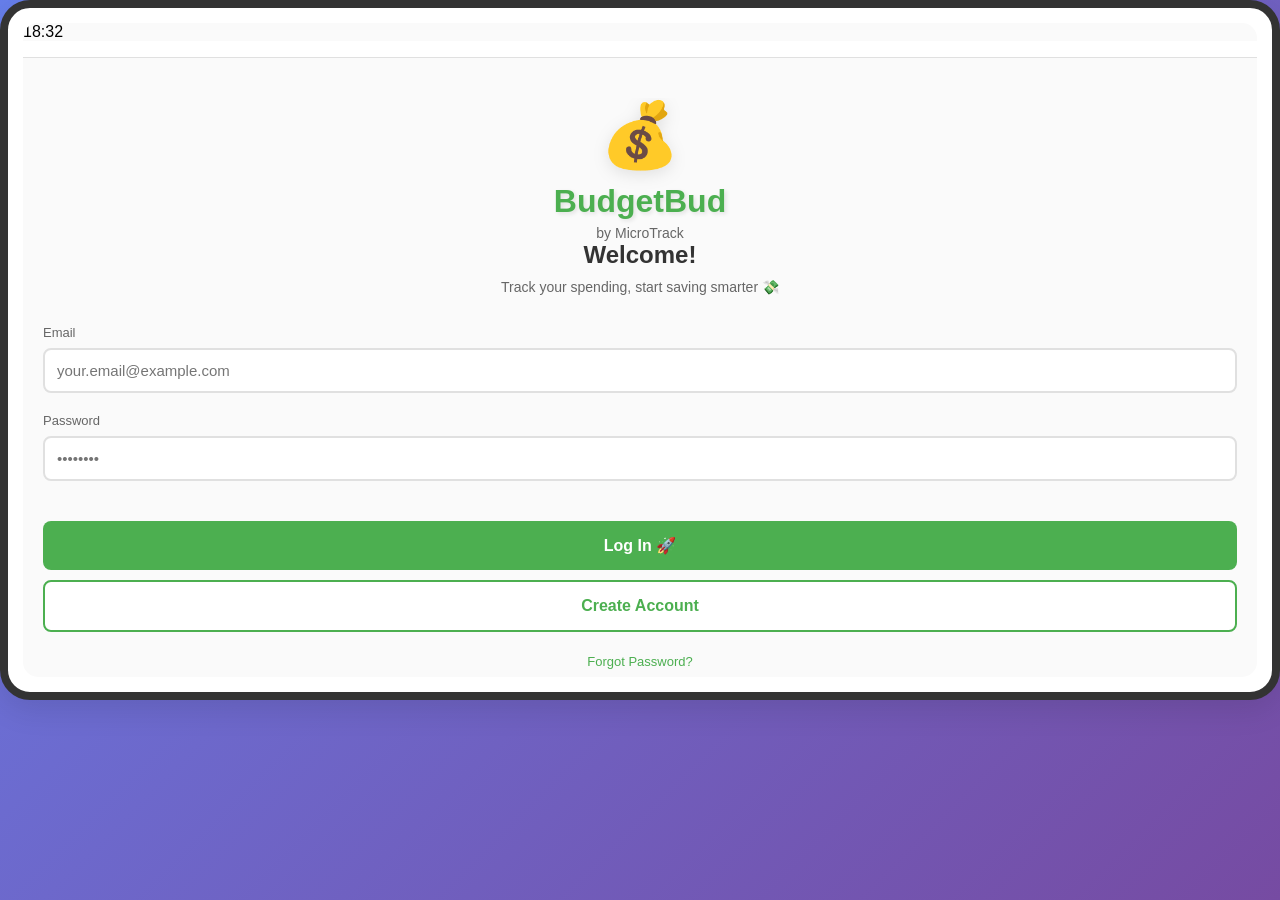
<file: sprint2/FinalDevFolder/public/index.html>
<!DOCTYPE html>
<html lang="en">
<head>
    <meta charset="UTF-8">
    <meta name="viewport" content="width=device-width, initial-scale=1.0">
    <title>BudgetBud - Login</title>
    <link rel="stylesheet" href="appstyles.css">
    <script type="text/javascript">
        window.addEventListener('load',function(){function loadHeyy(){window.heyySettings={widgetId:"pllhkLtTB3weRcr2",baseUrl:"https://live-chat.heyy.io"};var s=document.createElement('script');s.type='text/javascript';s.async=true;s.src='https://assets.heyy.io/live-chat/live-chat.js';document.head.appendChild(s);}if('requestIdleCallback'in window){requestIdleCallback(loadHeyy);}else{setTimeout(loadHeyy,3000);}});
        </script>
</head>
<body class="auth-page">
    <div class="confetti" id="confetti"></div>
    
    <div class="container">
        <div class="phone-frame">
            <div class="screen">
                <span id="currentTime"></span>
                <div class="status-bar">
                </div>
                
                <div class="content" style="padding-top: 40px;">
                    <div class="logo-container">
                        <div class="logo">💰</div>
                        <div class="app-name">BudgetBud</div>
                        <div class="tagline">by MicroTrack</div>
                    </div>
                    
                    <div class="welcome-text">
                        <h2>Welcome!</h2>
                        <p>Track your spending, start saving smarter 💸</p>
                    </div>
                    
                    <form id="loginForm">
                        <div class="form-group">
                            <label class="form-label">Email</label>
                            <input type="email" class="form-input" id="email" placeholder="your.email@example.com" required>
                        </div>
                        
                        <div class="form-group">
                            <label class="form-label">Password</label>
                            <input type="password" class="form-input" id="password" placeholder="••••••••" required>
                        </div>
                        
                        <button type="submit" class="btn-primary" style="margin-top: 20px;">
                            Log In 🚀
                        </button>
                        
                        <button type="button" class="btn-secondary" onclick="window.location.href='createaccount.html'">
                            Create Account
                        </button>
                        
                        <div style="text-align: center; margin-top: 20px;">
                            <a href="passreset.html" style="color: #4CAF50; text-decoration: none; font-size: 13px;">
                                Forgot Password?
                            </a>
                        </div>
                    </form>
                </div>
            </div>
        </div>
    </div>
    
    <script>
        const API_URL = "https://microtrack-production.up.railway.app";
        // Update time
        function updateTime() {
            const now = new Date();
            const hours = now.getHours();
            const minutes = now.getMinutes().toString().padStart(2, '0');
            document.getElementById('currentTime').textContent = `${hours}:${minutes}`;
        }
        updateTime();
        setInterval(updateTime, 60000);
    
        // Confetti animation
        function createConfetti() {
            const confetti = document.getElementById('confetti');
            const symbols = ['$', '💰', '💵', '💸', '💲', '💴', '💶', '💷'];
            const colors = ['#4CAF50', '#81C784', '#66BB6A', '#FFD700', '#FFC107'];
    
            setInterval(() => {
                const dollar = document.createElement('div');
                dollar.className = 'dollar';
                const symbol = symbols[Math.floor(Math.random() * symbols.length)];
                dollar.textContent = symbol;
                dollar.style.left = Math.random() * 100 + '%';
                dollar.style.animationDuration = (Math.random() * 3 + 3) + 's';
                dollar.style.fontSize = (Math.random() * 20 + 20) + 'px';
    
                if (symbol === '$') {
                    dollar.style.color = colors[Math.floor(Math.random() * colors.length)];
                }
    
                confetti.appendChild(dollar);
                setTimeout(() => dollar.remove(), 6000);
            }, 400);
        }
        createConfetti();
    
        // Confetti burst
        function confettiBurst() {
            const confetti = document.getElementById('confetti');
            const symbols = ['💰', '💵', '💸', '💲'];
    
            for (let i = 0; i < 40; i++) {
                setTimeout(() => {
                    const dollar = document.createElement('div');
                    dollar.className = 'dollar';
                    dollar.textContent = symbols[Math.floor(Math.random() * symbols.length)];
                    dollar.style.left = Math.random() * 100 + '%';
                    dollar.style.animationDuration = '2s';
                    dollar.style.fontSize = (Math.random() * 16 + 24) + 'px';
                    confetti.appendChild(dollar);
                    setTimeout(() => dollar.remove(), 2000);
                }, i * 40);
            }
        }
    
        // Handle login form submission
        document.getElementById('loginForm').addEventListener('submit', async function(e) {
            e.preventDefault();

            const email = document.getElementById('email').value.toLowerCase().trim();
            const password = document.getElementById('password').value;

            try {
                const response = await fetch(`${API_URL}/api/login`, {
                    method: 'POST',
                    headers: { 'Content-Type': 'application/json' },
                    body: JSON.stringify({ email, password })
                });

                const data = await response.json();

                if (response.ok && data.success) {
                    // Successful login
                    localStorage.setItem('userEmail', email);
                    localStorage.setItem('userName', data.username);
                    localStorage.setItem('userId', data.userId); 
                    localStorage.setItem('isLoggedIn', 'true');

                    confettiBurst();
                    const btn = document.querySelector('.btn-primary');
                    btn.textContent = 'Success! 🎉';
                    btn.style.background = '#4CAF50';

                    setTimeout(() => {
                        window.location.href = 'home.html'; 
                    }, 1500);
                } else {
                    alert(`❌ ${data.error}`);
                }
            } catch (err) {
                alert('❌ Server error: ' + err.message);
            }
        });
    
        // Confetti on email field focus
        document.getElementById('email').addEventListener('focus', confettiBurst);
    </script>
</body>
</html>
</file>
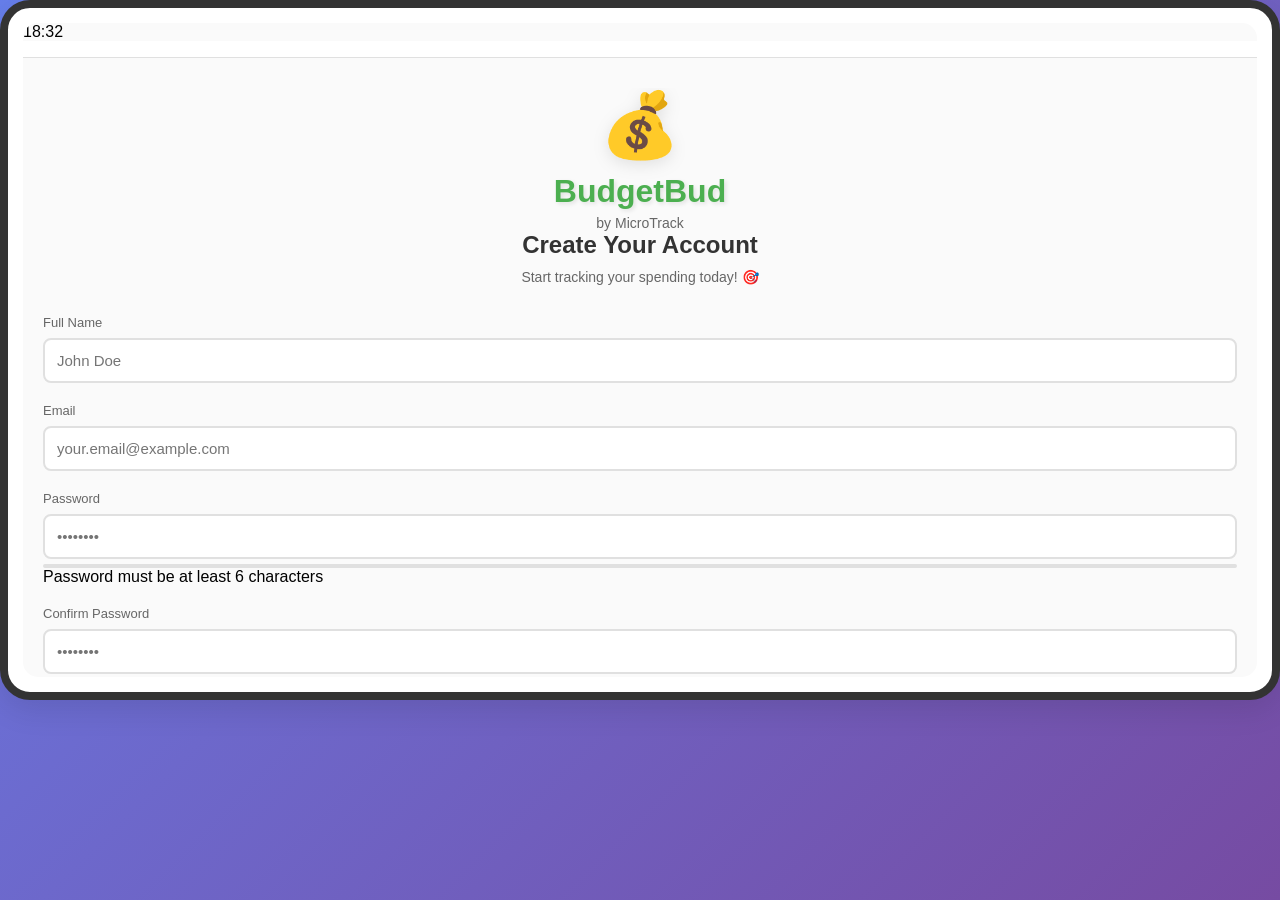
<file: sprint2/FinalDevFolder/public/createaccount.html>
<!DOCTYPE html>
<html lang="en">
<head>
    <meta charset="UTF-8">
    <meta name="viewport" content="width=device-width, initial-scale=1.0">
    <title>BudgetBud - Create Account</title>
    <link rel="stylesheet" href="appstyles.css">
    <script type="text/javascript">
        window.addEventListener('load',function(){function loadHeyy(){window.heyySettings={widgetId:"pllhkLtTB3weRcr2",baseUrl:"https://live-chat.heyy.io"};var s=document.createElement('script');s.type='text/javascript';s.async=true;s.src='https://assets.heyy.io/live-chat/live-chat.js';document.head.appendChild(s);}if('requestIdleCallback'in window){requestIdleCallback(loadHeyy);}else{setTimeout(loadHeyy,3000);}});
        </script>
</head>
<body class="auth-page">
    <div class="confetti" id="confetti"></div>
    
    <div class="container">
        <div class="phone-frame">
            <div class="screen">
                <span id="currentTime"></span>
                <div class="status-bar">
                </div>
                
                <div class="content" style="padding-top: 30px;">
                    <div class="logo-container">
                        <div class="logo">💰</div>
                        <div class="app-name">BudgetBud</div>
                        <div class="tagline">by MicroTrack</div>
                    </div>
                    
                    <div class="welcome-text">
                        <h2>Create Your Account</h2>
                        <p>Start tracking your spending today! 🎯</p>
                    </div>
                    
                    <form id="signupForm">
                        <div class="form-group">
                            <label class="form-label">Full Name</label>
                            <input type="text" class="form-input" id="fullName" placeholder="John Doe" required>
                        </div>
                        
                        <div class="form-group">
                            <label class="form-label">Email</label>
                            <input type="email" class="form-input" id="email" placeholder="your.email@example.com" required>
                        </div>
                        
                        <div class="form-group">
                            <label class="form-label">Password</label>
                            <input type="password" class="form-input" id="password" placeholder="••••••••" required minlength="6">
                            <div class="password-strength">
                                <div class="password-strength-bar" id="strengthBar"></div>
                            </div>
                            <div class="password-hint" id="strengthText">Password must be at least 6 characters</div>
                        </div>
                        
                        <div class="form-group">
                            <label class="form-label">Confirm Password</label>
                            <input type="password" class="form-input" id="confirmPassword" placeholder="••••••••" required>
                            <div class="password-hint" id="matchText"></div>
                        </div>
                        
                        <button type="submit" class="btn-primary" style="margin-top: 20px;">
                            Create Account 🚀
                        </button>
                        
                        <button type="button" class="btn-secondary" onclick="window.location.href='index.html'">
                            Already Have an Account? Log In
                        </button>
                    </form>
                </div>
            </div>
        </div>
    </div>
    
    <script>
        const API_URL = "https://microtrack-production.up.railway.app";
        //Update time
        function updateTime() {
            const now = new Date();
            const hours = now.getHours();
            const minutes = now.getMinutes().toString().padStart(2, '0');
            document.getElementById('currentTime').textContent = `${hours}:${minutes}`;
        }
        updateTime();
        setInterval(updateTime, 60000);
        
        //Confetti animation
        function createConfetti() {
            const confetti = document.getElementById('confetti');
            const symbols = ['$', '💰', '💵', '💸', '💲', '💴', '💶', '💷'];
            const colors = ['#4CAF50', '#81C784', '#66BB6A', '#FFD700', '#FFC107'];
            
            setInterval(() => {
                const dollar = document.createElement('div');
                dollar.className = 'dollar';
                const symbol = symbols[Math.floor(Math.random() * symbols.length)];
                dollar.textContent = symbol;
                dollar.style.left = Math.random() * 100 + '%';
                dollar.style.animationDuration = (Math.random() * 3 + 3) + 's';
                dollar.style.fontSize = (Math.random() * 20 + 20) + 'px';
                
                if (symbol === '$') {
                    dollar.style.color = colors[Math.floor(Math.random() * colors.length)];
                }
                
                confetti.appendChild(dollar);
                
                setTimeout(() => {
                    dollar.remove();
                }, 6000);
            }, 400);
        }
        
        createConfetti();
        
        //Burst of confetti
        function confettiBurst() {
            const confetti = document.getElementById('confetti');
            const symbols = ['💰', '💵', '💸', '💲'];
            
            for(let i = 0; i < 40; i++) {
                setTimeout(() => {
                    const dollar = document.createElement('div');
                    dollar.className = 'dollar';
                    dollar.textContent = symbols[Math.floor(Math.random() * symbols.length)];
                    dollar.style.left = (Math.random() * 100) + '%';
                    dollar.style.animationDuration = '2s';
                    dollar.style.fontSize = (Math.random() * 16 + 24) + 'px';
                    confetti.appendChild(dollar);
                    
                    setTimeout(() => dollar.remove(), 2000);
                }, i * 40);
            }
        }
        
        //Password strength checker
        document.getElementById('password').addEventListener('input', function() {
            const password = this.value;
            const strengthBar = document.getElementById('strengthBar');
            const strengthText = document.getElementById('strengthText');
            
            let strength = 0;
            if (password.length >= 6) strength++;
            if (password.length >= 10) strength++;
            if (/[a-z]/.test(password) && /[A-Z]/.test(password)) strength++;
            if (/\d/.test(password)) strength++;
            if (/[^a-zA-Z\d]/.test(password)) strength++;
            
            strengthBar.className = 'password-strength-bar';
            
            if (strength < 2) {
                strengthBar.classList.add('strength-weak');
                strengthText.textContent = 'Weak password';
                strengthText.style.color = '#F44336';
            } else if (strength < 4) {
                strengthBar.classList.add('strength-medium');
                strengthText.textContent = 'Medium strength';
                strengthText.style.color = '#FF9800';
            } else {
                strengthBar.classList.add('strength-strong');
                strengthText.textContent = 'Strong password!';
                strengthText.style.color = '#4CAF50';
            }
        });
        
        //Password match checker
        document.getElementById('confirmPassword').addEventListener('input', function() {
            const password = document.getElementById('password').value;
            const confirmPassword = this.value;
            const matchText = document.getElementById('matchText');
            
            if (confirmPassword.length > 0) {
                if (password === confirmPassword) {
                    matchText.textContent = '✓ Passwords match';
                    matchText.style.color = '#4CAF50';
                } else {
                    matchText.textContent = '✗ Passwords do not match';
                    matchText.style.color = '#F44336';
                }
            } else {
                matchText.textContent = '';
            }
        });
        
        //Handle signup form submission
        document.getElementById('signupForm').addEventListener('submit', async function(e) {
    e.preventDefault();
    
    const fullName = document.getElementById('fullName').value;
    const email = document.getElementById('email').value.toLowerCase().trim();
    const password = document.getElementById('password').value;
    const confirmPassword = document.getElementById('confirmPassword').value;

    if (password !== confirmPassword) {
        alert('❌ Passwords do not match!');
        return;
    }

    if (password.length < 6) {
        alert('❌ Password must be at least 6 characters long!');
        return;
    }

    try {
        const response = await fetch(`${API_URL}/api/register`, {
            method: 'POST',
            headers: { 'Content-Type': 'application/json' },
            body: JSON.stringify({ username: fullName, email, password })
        });
        const data = await response.json();

        if (response.ok) {
            confettiBurst();
            alert('✅ Account created successfully!');
            window.location.href = 'index.html';
        } else {
            alert(`❌ ${data.error}`);
        }
    } catch (err) {
        alert('❌ Server error: ' + err.message);
    }
});
    </script>
</body>
</html>
</file>
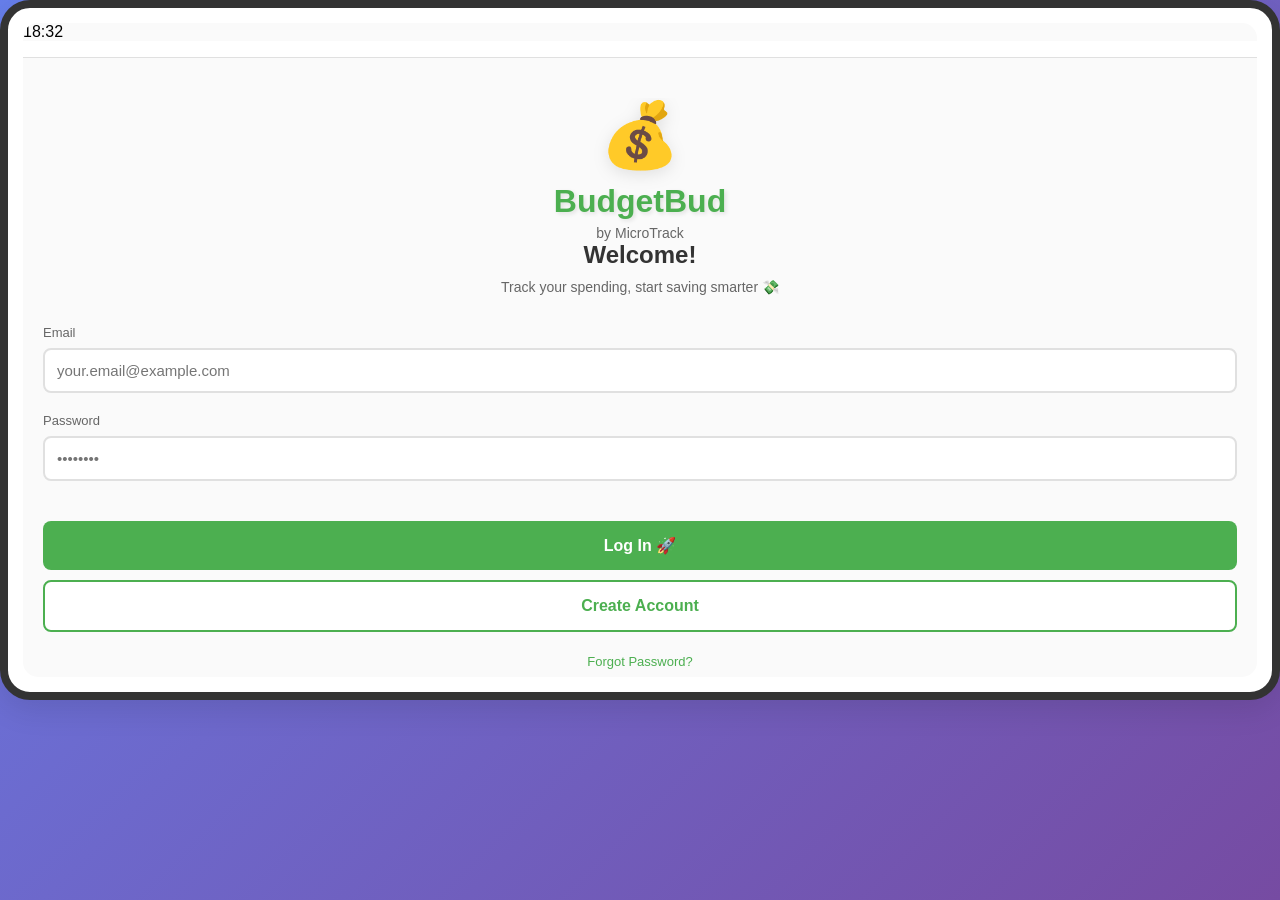
<file: sprint2/FinalDevFolder/public/home.html>
<!DOCTYPE html>
<html lang="en">
<head>
   <meta charset="UTF-8">
   <meta name="viewport" content="width=device-width, initial-scale=1.0">
   <title>BudgetBud - Home</title>
   <link rel="stylesheet" href="appstyles.css">
   <script type="text/javascript">
       window.addEventListener('load',function(){function loadHeyy(){window.heyySettings={widgetId:"pllhkLtTB3weRcr2",baseUrl:"https://live-chat.heyy.io"};var s=document.createElement('script');s.type='text/javascript';s.async=true;s.src='https://assets.heyy.io/live-chat/live-chat.js';document.head.appendChild(s);}if('requestIdleCallback'in window){requestIdleCallback(loadHeyy);}else{setTimeout(loadHeyy,3000);}});
       </script>
</head>
<body>
   <div class="container">
       <div class="phone-frame">
           <div class="screen">
               <div class="status-bar">
                   <span id="currentTime"></span>
               <div class="menu-wrapper">
       <span class="menu-dots" onclick="toggleMenu()">●●●</span>
       <div class="menu-dropdown" id="menuDropdown">
           <div onclick="logout()">Logout</div>
       </div>
   </div> 
               </div>
              
               <div class="header">
                   BudgetBud
               </div>
            
               <div class="content" id="mainContent" style="visibility:hidden;">
                <div class="summary-box">
                    <div class="pie-chart-wrapper">
                        <canvas id="budgetPieChart" width="140" height="140"
                            role="img" aria-label="Budget spending breakdown by category">
                            No budget data available.
                        </canvas>
                        <div class="pie-center-text">
                            <div class="summary-value" id="totalRemaining">$0.00</div>
                            <div class="summary-label">remaining</div>
                        </div>
                    </div>
                    <div class="summary-label" style="margin-top: 10px;">of <span id="totalBudget">$0.00</span> monthly budget</div>
                    <div id="pieChartLegend" class="pie-legend"></div>
                </div>
                
                <div class="alert-box" id="alertBox" style="display: none;">
                    ⚠️ <span id="alertMessage"></span>
                </div>
                  
                   <div class="section-title">Active Budgets</div>
                  
                   <div id="budgetList">
                       <div style="text-align: center; padding: 40px 20px; color: #999;">
                           <p style="font-size: 48px; margin-bottom: 10px;">📊</p>
                           <p>No budgets yet!</p>
                           <p style="font-size: 13px; margin-top: 10px;">Click on "Budgets" below to create your first budget</p>
                       </div>
                   </div>
               </div>
              
               <div class="nav-bar">
                   <div class="nav-item active">
                       <a href="home.html" class="nav-icon">Home</a>
                   </div>
                   <div class="nav-item">
                       <a href="addpurchase.html" class="nav-icon">Add</a>
                   </div>
                   <div class="nav-item">
                       <a href="budget.html" class="nav-icon">Budgets</a>
                   </div>
                   <div class="nav-item">
                       <a href="pricetracker.html" class="nav-icon">Prices</a>
                   </div>
                   <div class="nav-item">
                       <a href="calculator.html" class="nav-icon">Calculator</a>
                   </div>
               </div>
           </div>
       </div>
   </div>
   
   <script>
    const API_URL = "https://microtrack-production.up.railway.app";

    //Update Time
    function updateTime() {
        const now = new Date();
        const hours = now.getHours();
        const minutes = now.getMinutes().toString().padStart(2, '0');
        document.getElementById('currentTime').textContent = `${hours}:${minutes}`;
    }
    updateTime();
    setInterval(updateTime, 60000);

    function toggleMenu() {
        const menu = document.getElementById('menuDropdown');
        menu.style.display = menu.style.display === 'block' ? 'none' : 'block';
    }

    function logout() {
        localStorage.removeItem('isLoggedIn');
        window.location.href = 'index.html';
    }

    //Close when clicking outside
    document.addEventListener('click', function(e) {
        const menu = document.getElementById('menuDropdown');
        if (!e.target.closest('.menu-wrapper') && menu) menu.style.display = 'none';
    });

    //Check if user is logged in
    if (!localStorage.getItem('isLoggedIn')) window.location.href = 'index.html';

    const categoryNames = {
        "🛒": "Groceries",
        "👕": "Clothing",
        "📱": "Electronics",
        "🎮": "Gaming",
        "🍕": "Food",
        "⛽": "Gas",
        "🏠": "Housing",
        "✈️": "Travel",
        "🏥": "Healthcare",
        "📚": "Education",
        "🎬": "Entertainment",
        "💄": "Beauty"
    };

    function getEmojiFromCategory(categoryName) {
        return Object.keys(categoryNames).find(key => categoryNames[key] === categoryName) || '';
    }

    const PIE_COLORS = [
        '#4CAF50','#2196F3','#FF9800','#9C27B0',
        '#F44336','#00BCD4','#FF5722','#607D8B'
    ];

    function drawPieChart(budgets) {
        const canvas = document.getElementById('budgetPieChart');
        const ctx = canvas.getContext('2d');
        const cx = canvas.width / 2;
        const cy = canvas.height / 2;
        const outerR = 62;
        const innerR = 38;

        ctx.clearRect(0, 0, canvas.width, canvas.height);

        if (!budgets || budgets.length === 0) {
            ctx.beginPath();
            ctx.arc(cx, cy, outerR, 0, Math.PI * 2);
            ctx.fillStyle = '#e0e0e0';
            ctx.fill();
            ctx.beginPath();
            ctx.arc(cx, cy, innerR, 0, Math.PI * 2);
            ctx.fillStyle = '#fafafa';
            ctx.fill();
            return;
        }

        // Draw grey full rings first (total budget allocation per category)
        const totalLimit = budgets.reduce((sum, b) => sum + parseFloat(b.monthly_limit), 0);
        let startAngle = -Math.PI / 2;
        budgets.forEach((budget, i) => {
            const slice = (parseFloat(budget.monthly_limit) / totalLimit) * Math.PI * 2;
            const endAngle = startAngle + slice;
            ctx.beginPath();
            ctx.moveTo(cx, cy);
            ctx.arc(cx, cy, outerR, startAngle, endAngle);
            ctx.closePath();
            ctx.fillStyle = '#e0e0e0';
            ctx.fill();
            startAngle = endAngle;
        });

        // Draw colored slices sized by remaining budget
        startAngle = -Math.PI / 2;
        budgets.forEach((budget, i) => {
            const limit = parseFloat(budget.monthly_limit);
            const remaining = Math.max(0, limit - parseFloat(budget.spent));
            const totalSliceAngle = (limit / totalLimit) * Math.PI * 2;
            const coloredAngle = (remaining / limit) * totalSliceAngle;
            const endAngle = startAngle + coloredAngle;

            if (coloredAngle > 0) {
                ctx.beginPath();
                ctx.moveTo(cx, cy);
                ctx.arc(cx, cy, outerR, startAngle, endAngle);
                ctx.closePath();
                ctx.fillStyle = PIE_COLORS[i % PIE_COLORS.length];
                ctx.fill();
            }

            ctx.strokeStyle = '#ffffff';
            ctx.lineWidth = 2;
            // draw divider at full slice boundary
            const boundaryAngle = startAngle + totalSliceAngle;
            ctx.beginPath();
            ctx.moveTo(cx, cy);
            ctx.lineTo(cx + outerR * Math.cos(boundaryAngle), cy + outerR * Math.sin(boundaryAngle));
            ctx.stroke();

            startAngle += totalSliceAngle;
        });

        // punch hole
        ctx.beginPath();
        ctx.arc(cx, cy, innerR, 0, Math.PI * 2);
        ctx.fillStyle = '#fafafa';
        ctx.fill();
    }

    function animatePie(budgets) {
        if (!budgets || budgets.length === 0) { drawPieChart([]); renderLegend([]); return; }

        const canvas = document.getElementById('budgetPieChart');
        const ctx = canvas.getContext('2d');
        const cx = canvas.width / 2;
        const cy = canvas.height / 2;
        const outerR = 62;
        const innerR = 38;
        const totalLimit = budgets.reduce((sum, b) => sum + parseFloat(b.monthly_limit), 0);
        const startTime = performance.now();
        const duration = 600;

        function frame(now) {
            const progress = Math.min((now - startTime) / duration, 1);
            const eased = 1 - Math.pow(1 - progress, 3);

            ctx.clearRect(0, 0, canvas.width, canvas.height);

            // Grey background rings (full allocation)
            let startAngle = -Math.PI / 2;
            budgets.forEach((budget) => {
                const slice = (parseFloat(budget.monthly_limit) / totalLimit) * Math.PI * 2;
                const endAngle = startAngle + slice * eased;
                ctx.beginPath();
                ctx.moveTo(cx, cy);
                ctx.arc(cx, cy, outerR, startAngle, startAngle + slice * eased);
                ctx.closePath();
                ctx.fillStyle = '#e0e0e0';
                ctx.fill();
                startAngle += slice;
            });

            // Colored remaining slices
            startAngle = -Math.PI / 2;
            budgets.forEach((budget, i) => {
                const limit = parseFloat(budget.monthly_limit);
                const remaining = Math.max(0, limit - parseFloat(budget.spent));
                const totalSliceAngle = (limit / totalLimit) * Math.PI * 2;
                const coloredAngle = (remaining / limit) * totalSliceAngle * eased;

                if (coloredAngle > 0) {
                    const endAngle = startAngle + coloredAngle;
                    ctx.beginPath();
                    ctx.moveTo(cx, cy);
                    ctx.arc(cx, cy, outerR, startAngle, endAngle);
                    ctx.closePath();
                    ctx.fillStyle = PIE_COLORS[i % PIE_COLORS.length];
                    ctx.fill();
                }

                startAngle += totalSliceAngle;
            });

            // White dividers
            startAngle = -Math.PI / 2;
            budgets.forEach((budget) => {
                const slice = (parseFloat(budget.monthly_limit) / totalLimit) * Math.PI * 2;
                startAngle += slice;
                ctx.beginPath();
                ctx.moveTo(cx, cy);
                ctx.lineTo(cx + outerR * Math.cos(startAngle), cy + outerR * Math.sin(startAngle));
                ctx.strokeStyle = '#ffffff';
                ctx.lineWidth = 2;
                ctx.stroke();
            });

            // punch hole
            ctx.beginPath();
            ctx.arc(cx, cy, innerR, 0, Math.PI * 2);
            ctx.fillStyle = '#fafafa';
            ctx.fill();

            if (progress < 1) requestAnimationFrame(frame);
        }
        requestAnimationFrame(frame);
        renderLegend(budgets);
    }

    async function loadBudgets() {
        const userId = parseInt(localStorage.getItem("userId"));
        const mainContent = document.getElementById("mainContent");
        if (!userId) { drawPieChart([]); mainContent.style.visibility = 'visible'; return; }

        const response = await fetch(`${API_URL}/budgets/${userId}`);
        const budgets = await response.json();
        const budgetList = document.getElementById('budgetList');

        mainContent.style.visibility = "visible";

        if (budgets.length === 0) {
            drawPieChart([]);
            renderLegend([]);
            return;
        }

        budgetList.innerHTML = '';
        let totalBudgetAmount = 0;
        let totalSpent = 0;
        let alerts = [];

        budgets.forEach((budget, i) => {
            const spent = parseFloat(budget.spent);
            const limit = parseFloat(budget.monthly_limit);
            const percentage = (spent / limit) * 100;
            const remaining = (limit - spent).toFixed(2);
            const color = PIE_COLORS[i % PIE_COLORS.length];

            totalBudgetAmount += limit;
            totalSpent += spent;

            if (percentage >= 85) alerts.push(`${budget.category_name} budget at ${percentage.toFixed(0)}%`);

            const emoji = getEmojiFromCategory(budget.category_name);

            const budgetCard = `
                <div class="budget-card">
                    <div class="budget-header">
                        <span>${emoji} ${budget.category_name}</span>
                        <span>$${spent.toFixed(2)} / $${limit}</span>
                    </div>
                    <div class="progress-bar">
                        <div class="progress-fill" style="width:${Math.min(percentage, 100)}%; background:${color};"></div>
                    </div>
                    <div class="budget-info">
                        <span>${percentage.toFixed(0)}% used</span>
                        <span>$${remaining} left</span>
                    </div>
                </div>
            `;

            budgetList.innerHTML += budgetCard;
        });

        const totalRemaining = totalBudgetAmount - totalSpent;
        document.getElementById('totalRemaining').textContent = `$${totalRemaining.toFixed(2)}`;
        document.getElementById('totalBudget').textContent = `$${totalBudgetAmount.toFixed(2)}`;

        if (alerts.length > 0) {
            document.getElementById('alertBox').style.display = 'block';
            document.getElementById('alertMessage').textContent = alerts.join(' · ');
        }
        
        // Draw the pie chart with animation
        animatePie(budgets);
    }

    //Load budgets on page load
    loadBudgets();
   </script>
</body>
</html>
</file>
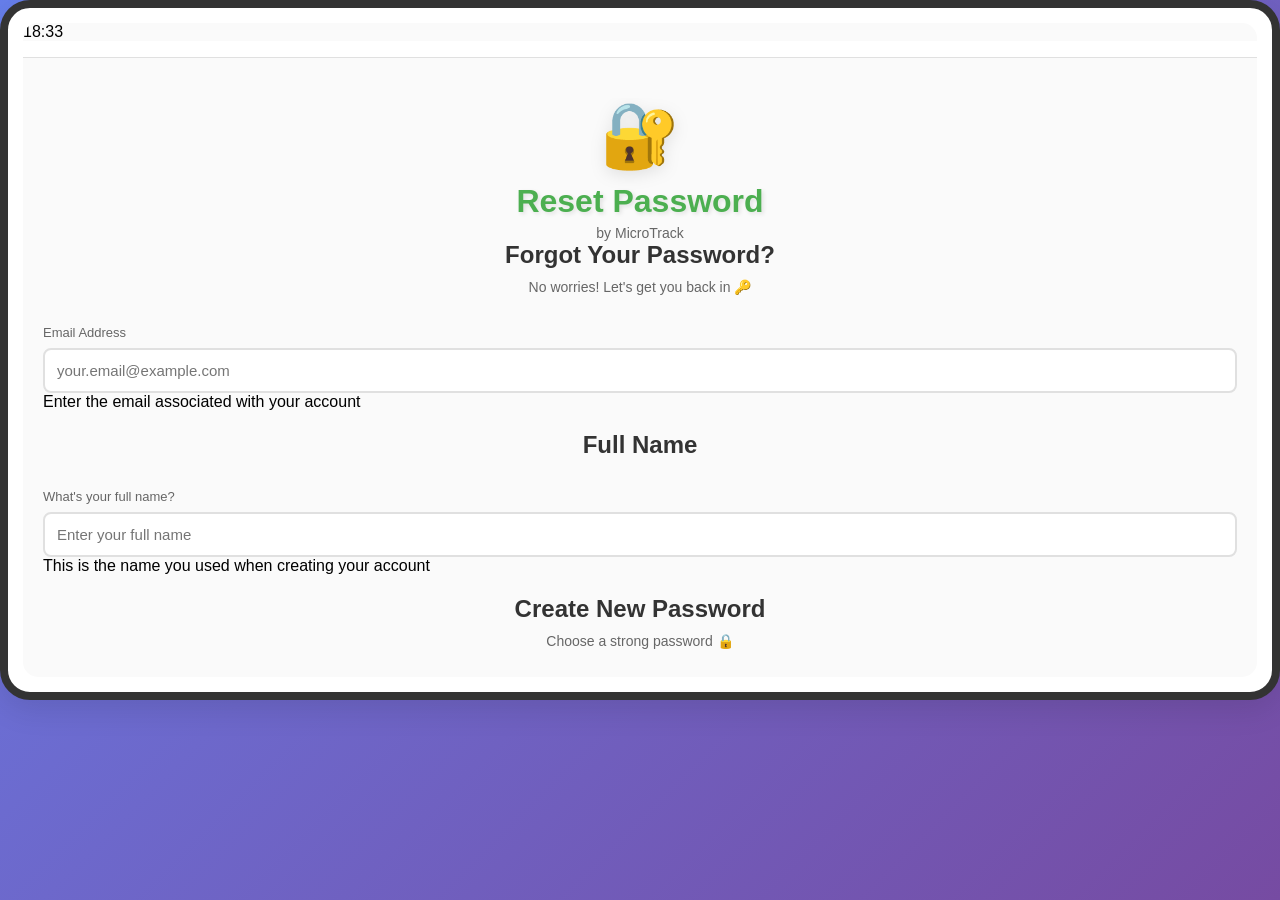
<file: sprint2/FinalDevFolder/public/passreset.html>
<!DOCTYPE html>
<html lang="en">
<head>
    <meta charset="UTF-8">
    <meta name="viewport" content="width=device-width, initial-scale=1.0">
    <title>BudgetBud - Forgot Password</title>
    <link rel="stylesheet" href="appstyles.css">
    <script type="text/javascript">
        window.addEventListener('load',function(){function loadHeyy(){window.heyySettings={widgetId:"pllhkLtTB3weRcr2",baseUrl:"https://live-chat.heyy.io"};var s=document.createElement('script');s.type='text/javascript';s.async=true;s.src='https://assets.heyy.io/live-chat/live-chat.js';document.head.appendChild(s);}if('requestIdleCallback'in window){requestIdleCallback(loadHeyy);}else{setTimeout(loadHeyy,3000);}});
        </script>
</head>
<body class="auth-page">
    <div class="confetti" id="confetti"></div>
    
    <div class="container">
        <div class="phone-frame">
            <div class="screen">
                <span id="currentTime"></span>
                <div class="status-bar"></div>
                
                <div class="content" style="padding-top: 40px;">
                    <div class="logo-container">
                        <div class="logo">🔐</div>
                        <div class="app-name">Reset Password</div>
                        <div class="tagline">by MicroTrack</div>
                    </div>
                    
                    <!-- Step 1: Email -->
                    <div id="step1" class="step active">
                        <div class="welcome-text">
                            <h2>Forgot Your Password?</h2>
                            <p>No worries! Let's get you back in 🔑</p>
                        </div>
                        
                        <form id="emailForm">
                            <div class="form-group">
                                <label class="form-label">Email Address</label>
                                <input type="email" class="form-input" id="resetEmail" placeholder="your.email@example.com" required>
                                <div class="password-hint">Enter the email associated with your account</div>
                            </div>
                        </form>
                    </div>
                    
                    <!-- Step 2: Full Name -->
                    <div id="step2" class="step">
                        <div class="welcome-text">
                            <h2>Full Name</h2> 
                        </div>
                        <form id="securityForm">
                            <div class="form-group">
                                <label class="form-label">What's your full name?</label>
                                <input type="text" class="form-input" id="securityAnswer" placeholder="Enter your full name" required>
                                <div class="password-hint">This is the name you used when creating your account</div>
                            </div>
                        </form>
                    </div>
                    
                    <!-- Step 3: Reset Password -->
                    <div id="step3" class="step">
                        <div class="welcome-text">
                            <h2>Create New Password</h2>
                            <p>Choose a strong password 🔒</p>
                        </div>

                        <form id="resetForm">
                            <div class="form-group">
                                <label class="form-label">New Password</label>
                                <input type="password" class="form-input" id="newPassword" placeholder="••••••••" required minlength="6">
                                <div class="password-strength">
                                    <div class="password-strength-bar" id="strengthBar"></div>
                                </div>
                                <div class="password-hint" id="strengthText">Password must be at least 6 characters</div>
                            </div>
                            
                            <div class="form-group">
                                <label class="form-label">Confirm New Password</label>
                                <input type="password" class="form-input" id="confirmNewPassword" placeholder="••••••••" required>
                                <div class="password-hint" id="matchText"></div>
                            </div>
                            
                            <button type="submit" class="btn-primary" style="margin-top: 20px;">
                                Reset Password
                            </button>
                            <button type="button" class="btn-secondary" onclick="window.location.href='index.html'">
                                Back to Login
                            </button>
                        </form>
                    </div>
                </div>
            </div>
        </div>
    </div>
    
<script>
    const API_URL = "https://microtrack-production.up.railway.app";
let currentEmail = '';

// Update time
function updateTime() {
    const now = new Date();
    const hours = now.getHours();
    const minutes = now.getMinutes().toString().padStart(2, '0');
    document.getElementById('currentTime').textContent = `${hours}:${minutes}`;
}
updateTime();
setInterval(updateTime, 60000);

// Confetti animation
function createConfetti() {
    const confetti = document.getElementById('confetti');
    const symbols = ['$', '💰', '💵', '💸', '💲', '💴', '💶', '💷'];
    const colors = ['#4CAF50', '#81C784', '#66BB6A', '#FFD700', '#FFC107'];
    
    setInterval(() => {
        const dollar = document.createElement('div');
        dollar.className = 'dollar';
        const symbol = symbols[Math.floor(Math.random() * symbols.length)];
        dollar.textContent = symbol;
        dollar.style.left = Math.random() * 100 + '%';
        dollar.style.animationDuration = (Math.random() * 3 + 3) + 's';
        dollar.style.fontSize = (Math.random() * 20 + 20) + 'px';
        if (symbol === '$') dollar.style.color = colors[Math.floor(Math.random() * colors.length)];
        confetti.appendChild(dollar);
        setTimeout(() => dollar.remove(), 6000);
    }, 400);
}
createConfetti();

// Burst of confetti
function confettiBurst() {
    const confetti = document.getElementById('confetti');
    const symbols = ['💰', '💵', '💸', '💲'];
    for(let i = 0; i < 40; i++) {
        setTimeout(() => {
            const dollar = document.createElement('div');
            dollar.className = 'dollar';
            dollar.textContent = symbols[Math.floor(Math.random() * symbols.length)];
            dollar.style.left = (Math.random() * 100) + '%';
            dollar.style.animationDuration = '2s';
            dollar.style.fontSize = (Math.random() * 16 + 24) + 'px';
            confetti.appendChild(dollar);
            setTimeout(() => dollar.remove(), 2000);
        }, i * 40);
    }
}

function showStep(stepNumber) {
    document.querySelectorAll('.step').forEach(step => step.classList.remove('active'));
    document.getElementById(`step${stepNumber}`).classList.add('active');
}

// Step 1: Check if email exists on server
document.getElementById('resetEmail').addEventListener('blur', async function() {
    const email = this.value.toLowerCase().trim();
    if (!email) return;

    try {
        const response = await fetch(`${API_URL}/api/checkEmail`, {
            method: 'POST',
            headers: { 'Content-Type': 'application/json' },
            body: JSON.stringify({ email })
        });
        const data = await response.json();
        if (!response.ok || !data.exists) {
            alert('❌ No account found with this email!');
            this.value = '';
            return;
        }
        currentEmail = email;
        showStep(2);
        setTimeout(() => document.getElementById('securityAnswer').focus(), 100);
    } catch (err) {
        alert('❌ Server error: ' + err.message);
    }
});

// Step 2: Check full name on server
document.getElementById('securityAnswer').addEventListener('blur', async function() {
    const answer = this.value.trim();
    if (!answer || !currentEmail) return;

    try {
        const response = await fetch(`${API_URL}/verifyUser`, {
            method: 'POST',
            headers: { 'Content-Type': 'application/json' },
            body: JSON.stringify({ email: currentEmail, username: answer })
        });
        const data = await response.json();
        if (!response.ok || !data.verified) {
            alert('❌ Incorrect full name!');
            this.value = '';
            return;
        }
        showStep(3);
        setTimeout(() => document.getElementById('newPassword').focus(), 100);
    } catch (err) {
        alert('❌ Server error: ' + err.message);
    }
});

// Password strength checker
document.getElementById('newPassword').addEventListener('input', function() {
    const password = this.value;
    const strengthBar = document.getElementById('strengthBar');
    const strengthText = document.getElementById('strengthText');
    
    let strength = 0;
    if (password.length >= 6) strength++;
    if (password.length >= 10) strength++;
    if (/[a-z]/.test(password) && /[A-Z]/.test(password)) strength++;
    if (/\d/.test(password)) strength++;
    if (/[^a-zA-Z\d]/.test(password)) strength++;

    strengthBar.className = 'password-strength-bar';
    if (strength < 2) {
        strengthBar.classList.add('strength-weak');
        strengthText.textContent = 'Weak password';
        strengthText.style.color = '#F44336';
    } else if (strength < 4) {
        strengthBar.classList.add('strength-medium');
        strengthText.textContent = 'Medium strength';
        strengthText.style.color = '#FF9800';
    } else {
        strengthBar.classList.add('strength-strong');
        strengthText.textContent = 'Strong password!';
        strengthText.style.color = '#4CAF50';
    }
});

// Password match checker
document.getElementById('confirmNewPassword').addEventListener('input', function() {
    const password = document.getElementById('newPassword').value;
    const confirmPassword = this.value;
    const matchText = document.getElementById('matchText');
    
    if (confirmPassword.length > 0) {
        if (password === confirmPassword) {
            matchText.textContent = '✓ Passwords match';
            matchText.style.color = '#4CAF50';
        } else {
            matchText.textContent = '✗ Passwords do not match';
            matchText.style.color = '#F44336';
        }
    } else {
        matchText.textContent = '';
    }
});

// Step 3: Reset password
document.getElementById('resetForm').addEventListener('submit', async function(e) {
    e.preventDefault();

    const newPassword = document.getElementById('newPassword').value;
    const confirmPassword = document.getElementById('confirmNewPassword').value;

    if (newPassword !== confirmPassword) {
        alert('❌ Passwords do not match!');
        return;
    }

    if (newPassword.length < 6) {
        alert('❌ Password must be at least 6 characters long!');
        return;
    }

    try {
        const response = await fetch(`${API_URL}/api/resetPassword`, {
            method: 'POST',
            headers: { 'Content-Type': 'application/json' },
            body: JSON.stringify({ email: currentEmail, newPassword })
        });
        const data = await response.json();

        if (response.ok) {
            confettiBurst();
            alert('✅ Password reset successfully!\n\nYou can now log in with your new password.');
            setTimeout(() => window.location.href = 'index.html', 1500);
        } else {
            alert(`❌ ${data.error}`);
        }
    } catch (err) {
        alert('❌ Server error: ' + err.message);
    }
});
</script>
</body>
</html>
</file>
<file: sprint2/FinalDevFolder/public/appstyles.css>
* { 
    margin: 0;
    padding: 0;
    box-sizing: border-box;
}

html{
    overflow-x: hidden;
    max-width: 100%;

}

body {
    font-family: -apple-system, BlinkMacSystemFont, 'Segoe UI', Arial, sans-serif;
    background: #f5f5f5;
    padding: 20px;
    overflow-x: hidden;
    width: 100%;
    position: relative;

}

.container {
    max-width: 1400px;
    margin: 0 auto;
}

h1 {
    text-align: center;
    color: #333;
    margin-bottom: 10px;
}

.subtitle {
    text-align: center;
    color: #666;
    margin-bottom: 30px;
    font-size: 14px;
}

.wireframe-grid {
    display: grid;
    grid-template-columns: repeat(auto-fit, minmax(350px, 1fr));
    gap: 30px;
    margin-bottom: 40px;
}

@media (min-width: 1400px) {
    .wireframe-grid {
        grid-template-columns: repeat(2, 1fr);
    }
}

.phone-frame {
    height: 700px;
    background: #fff;
    border-radius: 30px;
    padding: 15px;
    box-shadow: 0 10px 30px rgba(0,0,0,0.1);
    border: 8px solid #333;
    position: relative;
    z-index: 10;
    
}

.screen {
    position: relative;
    height: 100%;
    overflow: hidden;
    display: flex;
    flex-direction: column;
    background: #fafafa;
    border-radius: 15px;
    
}

.status-bar {
    background: #fff;
    padding: 8px 15px;
    display: flex;
    justify-content: space-between;
    font-size: 12px;
    color: #333;
    border-bottom: 1px solid #e0e0e0;
}

.header {
    background: #4CAF50;
    color: white;
    padding: 20px;
    text-align: center;
    font-size: 20px;
    font-weight: bold;
}

.content {
    flex: 1;
    overflow-y: auto;
    padding: 20px;
}

.nav-bar {
    background: #fff;
    border-top: 1px solid #e0e0e0;
    display: flex;
    justify-content: space-around;
    padding: 15px 0;
}

.nav-item {
    text-align: center;
    cursor: pointer;
    padding: 5px;
    color: #999;
    font-size: 11px;
    display: flex;
    flex-direction: column;
    align-items: center;
}

.nav-item.active {
    color: #fff;
}

.nav-icon {
    width: 50px;
    height: 50px;
    background: #e0e0e0;
    border-radius: 50%;
    margin: 0 auto 5px;
    display: flex;
    align-items: center;
    justify-content: center;
    font-size: 11px;
    font-weight: 600;
    color: #666;
    transition: all 0.3s ease;
    text-decoration: none;
}

.nav-item.active .nav-icon {
    background: #4CAF50;
    color: white;
}

.nav-icon:hover {
    transform: scale(1.05);
    box-shadow: 0 2px 8px rgba(0,0,0,0.1);
}

/* Home */
.budget-card {
    background: white;
    border-radius: 12px;
    padding: 20px;
    margin-bottom: 15px;
    border: 2px solid #e0e0e0;
}

.budget-header {
    display: flex;
    justify-content: space-between;
    margin-bottom: 10px;
    font-weight: 600;
}

.progress-bar {
    height: 8px;
    background: #e0e0e0;
    border-radius: 4px;
    overflow: hidden;
    margin: 10px 0;
}

.progress-fill {
    height: 100%;
    background: #4CAF50;
    border-radius: 4px;
}

.progress-fill.warning {
    background: #FF9800;
}

.progress-fill.danger {
    background: #F44336;
}

.budget-info {
    display: flex;
    justify-content: space-between;
    font-size: 13px;
    color: #666;
}

.summary-box {
    background: white;
    border-radius: 12px;
    padding: 15px;
    margin-bottom: 20px;
    text-align: center;
    border: 2px solid #e0e0e0;
}

.summary-label {
    font-size: 12px;
    color: #999;
    margin-bottom: 5px;
}

.summary-value {
    font-size: 28px;
    font-weight: bold;
    color: #333;
}

/* Pie chart */
.pie-chart-wrapper {
    display: flex;
    flex-direction: column;
    align-items: center;
    margin: 18px auto 24px;
    width: 100%;
    max-width: 180px;
}

#budgetPieChart {
    display: block;
}

.summary-divider {
    width: 40px;
    height: 2px;
    background: #e0e0e059;
    margin: 12px auto 10px;
    border-radius: 2px;
}

.pie-legend {
    display: flex;
    flex-wrap: wrap;
    justify-content: center;
    gap: 6px 12px;
    margin-top: 10px;
    padding: 0 5px;
}

.pie-legend-item {
    display: flex;
    align-items: center;
    gap: 5px;
    font-size: 11px;
    color: #666;
}

.pie-legend-dot {
    width: 8px;
    height: 8px;
    border-radius: 2px;
    flex-shrink: 0;
}

.alert-box {
    background: #FFF3E0;
    border-left: 4px solid #FF9800;
    padding: 12px;
    border-radius: 6px;
    margin-bottom: 15px;
    font-size: 13px;
}

/* Add Purchase */
.form-group {
    margin-bottom: 20px;
}

.form-label {
    display: block;
    font-size: 13px;
    color: #666;
    margin-bottom: 8px;
    font-weight: 500;
}

.form-input {
    width: 100%;
    padding: 12px;
    border: 2px solid #e0e0e0;
    border-radius: 8px;
    font-size: 15px;
    background: white;
}

.form-select {
    width: 100%;
    padding: 12px;
    border: 2px solid #e0e0e0;
    border-radius: 8px;
    font-size: 15px;
    background: white;
    appearance: none;
    background-image: url("data:image/svg+xml,%3Csvg xmlns='http://www.w3.org/2000/svg' width='12' height='12' viewBox='0 0 12 12'%3E%3Cpath fill='%23333' d='M6 9L1 4h10z'/%3E%3C/svg%3E");
    background-repeat: no-repeat;
    background-position: right 12px center;
}

.calculated-box {
    background: #E8F5E9;
    border: 2px solid #4CAF50;
    border-radius: 8px;
    padding: 15px;
    margin: 20px 0;
}

.calc-row {
    display: flex;
    justify-content: space-between;
    margin-bottom: 8px;
    font-size: 14px;
}

.calc-row.total {
    font-weight: bold;
    font-size: 18px;
    padding-top: 8px;
    border-top: 2px solid #4CAF50;
    margin-top: 8px;
}

.btn-primary {
    width: 100%;
    padding: 15px;
    background: #4CAF50;
    color: white;
    border: none;
    border-radius: 8px;
    font-size: 16px;
    font-weight: bold;
    cursor: pointer;
}

.btn-secondary {
    width: 100%;
    padding: 15px;
    background: #fff;
    color: #4CAF50;
    border: 2px solid #4CAF50;
    border-radius: 8px;
    font-size: 16px;
    font-weight: bold;
    cursor: pointer;
    margin-top: 10px;
}

/* Budget */
.section-title {
    font-size: 16px;
    font-weight: bold;
    color: #333;
    margin-bottom: 15px;
    padding-bottom: 8px;
    border-bottom: 2px solid #e0e0e0;
}

.budget-list-item {
    background: white;
    border-radius: 8px;
    padding: 15px;
    margin-bottom: 10px;
    border: 2px solid #e0e0e0;
    display: flex;
    justify-content: space-between;
    align-items: center;
}

.budget-list-info h3 {
    font-size: 15px;
    margin-bottom: 5px;
}

.budget-list-details {
    font-size: 12px;
    color: #666;
}

.budget-list-amount {
    text-align: right;
}

.amount-spent {
    font-size: 18px;
    font-weight: bold;
    color: #333;
}

.amount-limit {
    font-size: 12px;
    color: #999;
}

.add-button {
    position: fixed;
    bottom: 80px;
    right: 30px;
    width: 56px;
    height: 56px;
    background: #4CAF50;
    border-radius: 50%;
    display: flex;
    align-items: center;
    justify-content: center;
    font-size: 32px;
    color: white;
    cursor: pointer;
    box-shadow: 0 4px 12px rgba(76, 175, 80, 0.4);
}

.wireframe-title {
    text-align: center;
    font-size: 18px;
    font-weight: bold;
    color: #4CAF50;
    margin-bottom: 15px;
}

.mini-icon {
    width: 16px;
    height: 16px;
    background: #ddd;
    border-radius: 3px;
    display: inline-block;
    margin-right: 8px;
}
.modal {
    display: none;
    position: fixed;
    top: 0;
    left: 0;
    width: 100%;
    height: 100%;
    background: rgba(0,0,0,0.5);
    z-index: 1000;
    justify-content: center;
    align-items: center;
}
        
.modal.active {
    display: flex;
}
        
.modal-content {
    background: white;
    border-radius: 20px;
    padding: 30px;
    max-width: 400px;
    width: 90%;
    max-height: 80vh;
    overflow-y: auto;
}
        
.modal-header {
    font-size: 20px;
    font-weight: bold;
    margin-bottom: 20px;
    color: #333;
}
        
.emoji-picker {
    display: grid;
    grid-template-columns: repeat(6, 1fr);
    gap: 10px;
    margin-bottom: 20px;
}
        
.emoji-option {
    font-size: 28px;
    padding: 10px;
    border: 2px solid #e0e0e0;
    border-radius: 8px;
    cursor: pointer;
    text-align: center;
    transition: all 0.2s;
}
        
.emoji-option:hover,
.emoji-option.selected {
    border-color: #4CAF50;
    background: #E8F5E9;
    transform: scale(1.1);
}
        
.close-modal {
    float: right;
    font-size: 24px;
    cursor: pointer;
    color: #999;
}
  
/*Index, Createaccount, Passreset*/
.login-container {
    max-width: 1400px;
    margin: 0 auto;
    display: flex;
    justify-content: center;
    align-items: center;
    min-height: 100vh;
    position: relative;
    overflow: hidden;
    
}
body.auth-page {
    background: linear-gradient(135deg, #667eea 0%, #764ba2 100%);
    min-height: 100vh;
    padding: 0;
    overflow: hidden;
}
        
.confetti {
    position: fixed;
    top: 0;
    left: 0;
    width: 100%;
    height: 100%;
    pointer-events: none;
    overflow: hidden;
    z-index: 1;
}
        
.dollar {
    position: absolute;
    font-size: 24px;
    font-weight: bold;
    animation: fall linear forwards;
    opacity: 0;
}
        
@keyframes fall {
    0% {
    opacity: 1;
    transform: translateY(-100px) rotate(0deg);
    }
    100% {
    opacity: 0;
    transform: translateY(100vh) rotate(720deg);
    }
}
        
.logo-container {
    text-align: center;
    overflow: hidden;
}
        
.logo {
    font-size: 64px;
    margin-bottom: 10px;
    animation: float 3s ease-in-out infinite;
    filter: drop-shadow(0 4px 8px rgba(0,0,0,0.1));
}
        
@keyframes float {
    0%, 100% { transform: translateY(0px) scale(1); }
    50% { transform: translateY(-15px) scale(1.05); }
}
        
.app-name {
    font-size: 32px;
    font-weight: bold;
    color: #4CAF50;
    margin-bottom: 5px;
    text-shadow: 2px 2px 4px rgba(0,0,0,0.1);
}
        
.tagline {
    color: #666;
    font-size: 14px;
}
        
.welcome-text {
    text-align: center;
    margin-bottom: 30px;
}
        
.welcome-text h2 {
    color: #333;
    margin-bottom: 10px;
}
        
.welcome-text p {
    color: #666;
    font-size: 14px;
}
        
        
.password-strength {
    height: 4px;
    background: #e0e0e0;
    border-radius: 2px;
    margin-top: 5px;
    overflow: hidden;
}
        
.password-strength-bar {
    height: 100%;
    width: 0%;
    transition: all 0.3s;
    border-radius: 2px;
}
        
.strength-weak {
    background: #F44336;
    width: 33%;
}
        
.strength-medium {
    background: #FF9800;
    width: 66%;
}
        
.strength-strong {
    background: #4CAF50;
    width: 100%;
}
        
.auto-update-badge {
    display: inline-block;
    background: #4CAF50;
    color: white;
    padding: 2px 8px;
    border-radius: 12px;
    font-size: 10px;
    margin-left: 5px;
}
/*Price Tracker*/      
.price-change {
    display: inline-block;
    padding: 2px 6px;
    border-radius: 4px;
    font-size: 11px;
    font-weight: bold;
    margin-left: 5px;
}
        
.price-up {
    background: #FFEBEE;
    color: #F44336;
}
        
.price-down {
    background: #E8F5E9;
    color: #4CAF50;
}
.menu-wrapper {
    position: relative;
    display: inline-block;
}

.menu-dots {
    cursor: pointer;
    font-weight: bold;
}

.menu-dropdown {
    display: none;
    position: absolute;
    right: 0;
    top: 20px;
    background: white;
    border: 1px solid #ddd;
    border-radius: 8px;
    min-width: 120px;
    box-shadow: 0 4px 12px rgba(0,0,0,0.15);
    z-index: 1000;
}

.menu-dropdown div {
    padding: 10px;
    cursor: pointer;
}

.menu-dropdown div:hover {
    background: #f5f5f5;
}
.menu-wrapper { position: relative; display: inline-block; }
.menu-dots { cursor: pointer; font-weight: bold; }
.menu-dropdown {
    display: none;
    position: absolute;
    right: 0;
    top: 20px;
    background: white;
    border: 1px solid #ddd;
    border-radius: 8px;
    padding: 6px 0;
    min-width: 120px;
    box-shadow: 0 4px 10px rgba(0,0,0,0.15);
    z-index: 999;
}
.menu-dropdown div {
    padding: 8px 12px;
    cursor: pointer;
    font-size: 14px;
}
.menu-dropdown div:hover { background:#f2f2f2; }
.auto-update-badge {
    background:#4CAF50;
    color:white;
    font-size:10px;
    padding:2px 6px;
    border-radius:6px;
    margin-left:6px;
}
</file>
